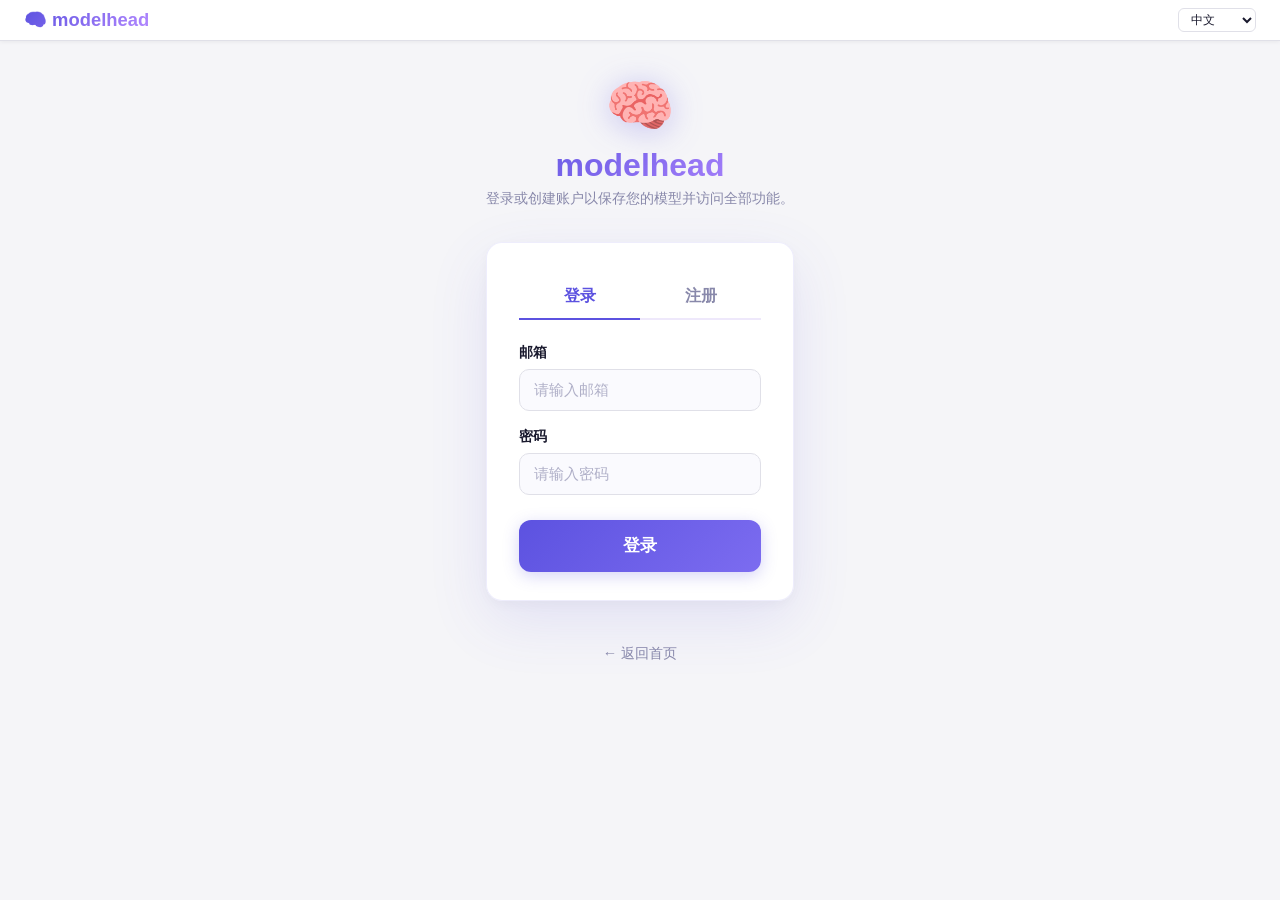
<file: index.html>
<!DOCTYPE html>
<html lang="zh-CN">
<head>
  <meta charset="UTF-8">
  <meta name="viewport" content="width=device-width, initial-scale=1.0">
  <title data-i18n="pageTitleRapid">modelhead - 3D Head Reconstruction (Rapid)</title>
  <link rel="stylesheet" href="css/style.css">
  <link rel="icon" href="data:image/svg+xml,<svg xmlns=%22http://www.w3.org/2000/svg%22 viewBox=%220 0 100 100%22><text y=%22.9em%22 font-size=%2290%22>🧠</text></svg>">
</head>
<body>
  <div class="container">
    <header>
      <h1>modelhead</h1>
      <p class="subtitle" data-i18n="subtitleRapid">Upload a <strong>single front photo</strong> of a person's head and get a 3D-printable STL model back in under a minute.</p>
    </header>

    <main>
      <!-- Set API endpoint for this page -->
      <script>window.API_ENDPOINT = '/reconstruct';</script>

      <div class="card upload-card" id="uploadCard">
        <div class="option-row" id="nameRow">
          <label for="userName" class="name-caption" data-i18n="name">Name:</label>
          <input type="text" id="userName" data-i18n-placeholder="namePlaceholder" placeholder="Please input your name" readonly required>
        </div>

        <h2 data-i18n="uploadTitleRapid">📸 Upload Photo</h2>
        <p class="views-hint" data-i18n="viewHintRapid">Upload a front-facing photo of the person's head.</p>

        <div class="single-view">
          <div class="view-card" data-view="front">
            <div class="view-label"><span data-i18n="viewFront">Front</span> <span class="required-badge" data-i18n="required">Required</span></div>
            <div class="view-upload" data-view="front">
              <div class="view-dropzone" id="dropZoneFront">
                <div class="view-dropzone-content" id="dropContentFront">
                  <div class="view-icon">👤</div>
                  <p class="drop-text" data-i18n="dropText">Click or drag a photo</p>
                </div>
                <div class="view-preview" id="previewFront" style="display:none">
                  <img id="previewImageFront" alt="Front view">
                  <button class="view-change-btn" data-view="front" data-i18n-value="change">Change</button>
                </div>
              </div>
              <input type="file" class="view-file-input" id="fileInputFront" accept="image/jpeg,image/png,image/webp" hidden>
            </div>
          </div>
        </div>

        <div class="options">
          <div class="option-row">
            <label for="scaleMm" data-i18n="maxSize">Max size:</label>
            <input type="range" id="scaleMm" min="30" max="300" value="60">
            <span id="scaleLabel">60 mm</span>
          </div>
          <div class="option-row">
            <label class="checkbox-label">
              <input type="checkbox" id="repair" checked>
              <span data-i18n="repairMesh">Repair mesh (watertight)</span>
            </label>
          </div>
        </div>

        <button class="btn-reconstruct" id="reconstructBtn" disabled>
          <span class="btn-text" data-i18n-value="reconstruct">Reconstruct 3D Model</span>
          <span class="spinner" style="display:none"></span>
        </button>
      </div>

      <div class="card result-card" id="resultCard" style="display:none">
        <h2 data-i18n="result">Result</h2>
        <div class="result-info" id="resultInfo"></div>
        <div class="result-actions">
          <div class="action-row action-row--center">
            <a class="btn-download" id="downloadBtn" data-i18n="downloadStl">⬇ Download STL</a>
            <a class="btn-view" id="viewModelBtn" style="display:none" data-i18n="viewStl">🧊 View STL</a>
            <button class="btn-print" id="printBtn" style="display:none" data-i18n="printToPrinter">🖨️ Send to Printer</button>
            <button class="btn-slice" id="sliceBtn" style="display:none" data-i18n="sliceModel">🔪 Slice to 3MF</button>
            <button class="btn-details" id="modelDetailsBtn" style="display:none" data-i18n="modelDetails">📋 Model Details</button>
          </div>
        </div>
      </div>

    </main>

    <footer>
      <p data-i18n="footerRapid">Powered by <strong>Tencent Hunyuan3D Rapid</strong> — modelhead v1.2</p>
      <p class="status" id="status" data-i18n-value="statusConnecting">Checking server...</p>
    </footer>
  </div>

  <script src="js/config.js"></script>
  <script src="js/api-config.js"></script>
  <script src="js/menu.js"></script>
  <script src="js/i18n.js"></script>
  <script src="js/auth.js"></script>
  <script src="js/app.js"></script>
</body>
</html>
</file>
<file: css/style.css>
:root {
  --bg: #f5f5f8;
  --card-bg: #ffffff;
  --card-border: #e0e0e8;
  --text: #1a1a2e;
  --text-muted: #8888aa;
  --accent: #5c52e0;
  --accent-hover: #4a42cc;
  --success: #4caf50;
  --error: #d32f2f;
  --radius: 12px;
}

* {
  margin: 0;
  padding: 0;
  box-sizing: border-box;
}

body {
  font-family: -apple-system, BlinkMacSystemFont, 'Segoe UI', Roboto, sans-serif;
  background: var(--bg);
  color: var(--text);
  min-height: 100vh;
  display: flex;
  flex-direction: column;
}

.container {
  max-width: 820px;
  margin: 0 auto;
  padding: 2rem 1rem;
  flex: 1;
  display: flex;
  flex-direction: column;
}

header {
  text-align: center;
  margin-bottom: 2rem;
  position: relative;
}

header h1 {
  font-size: 2.5rem;
  font-weight: 800;
  background: linear-gradient(135deg, var(--accent), #b388ff);
  -webkit-background-clip: text;
  -webkit-text-fill-color: transparent;
  background-clip: text;
}

.subtitle {
  color: var(--text-muted);
  margin-top: 0.5rem;
  font-size: 1rem;
}

.subtitle strong {
  color: var(--text);
}

/* Language selector */
.lang-select {
  margin-left: 0.75rem;
  padding: 0.2rem 0.5rem;
  font-size: 0.75rem;
  border: 1px solid var(--card-border);
  border-radius: 6px;
  background: var(--card-bg);
  color: var(--text);
  -webkit-text-fill-color: var(--text);
  cursor: pointer;
  outline: none;
  transition: border-color 0.2s;
  vertical-align: middle;
}

.lang-select:hover,
.lang-select:focus {
  border-color: var(--accent);
}

/* Cards */
.card {
  background: var(--card-bg);
  border: 1px solid var(--card-border);
  border-radius: var(--radius);
  padding: 1.5rem;
  margin-bottom: 1rem;
}

.card h2 {
  font-size: 1.2rem;
  margin-bottom: 0.5rem;
  color: var(--accent);
}

.views-hint {
  font-size: 0.85rem;
  color: var(--text-muted);
  margin-bottom: 1rem;
  line-height: 1.4;
}

/* Badges */
.badge-rapid, .badge-pro {
  font-size: 0.7rem;
  padding: 0.15rem 0.5rem;
  border-radius: 6px;
  font-weight: 600;
  vertical-align: middle;
  color: white;
}
.badge-rapid {
  background: #ff9800;
}
.badge-pro {
  background: #2196f3;
}

/* Nav links */
.nav-links {
  margin-top: 0.5rem;
  font-size: 0.85rem;
}
.nav-links a {
  color: var(--accent);
  text-decoration: none;
}
.nav-links a:hover {
  text-decoration: underline;
}

/* ── Unified Top Navigation Menu ── */
.main-menu {
  display: flex;
  align-items: center;
  gap: 1rem;
  padding: 0.5rem 1.5rem;
  background: var(--card-bg);
  border-bottom: 1px solid var(--card-border);
  position: sticky;
  top: 0;
  z-index: 1000;
  box-shadow: 0 1px 4px rgba(0, 0, 0, 0.06);
}

.menu-brand a {
  font-size: 1.15rem;
  font-weight: 800;
  background: linear-gradient(135deg, var(--accent), #b388ff);
  -webkit-background-clip: text;
  -webkit-text-fill-color: transparent;
  background-clip: text;
  text-decoration: none;
  white-space: nowrap;
}

.menu-nav {
  display: flex;
  gap: 0.25rem;
  flex: 1;
}

.menu-nav-link {
  padding: 0.35rem 0.85rem;
  border-radius: 6px;
  font-size: 0.9rem;
  font-weight: 500;
  color: var(--text);
  text-decoration: none;
  transition: background 0.2s, color 0.2s;
}

.menu-nav-link:hover {
  background: rgba(92, 82, 224, 0.08);
  color: var(--accent);
}

.menu-nav-link.active {
  background: var(--accent);
  color: white;
}

.menu-nav-link.active:hover {
  background: var(--accent-hover);
  color: white;
}

.menu-right {
  display: flex;
  align-items: center;
  gap: 0.75rem;
  flex-shrink: 0;
}

#menuLang .lang-select {
  margin-left: 0;
  font-size: 0.75rem;
  padding: 0.2rem 0.5rem;
  border: 1px solid var(--card-border);
  border-radius: 6px;
  background: var(--card-bg);
  color: var(--text);
  cursor: pointer;
  outline: none;
  transition: border-color 0.2s;
}

#menuLang .lang-select:hover,
#menuLang .lang-select:focus {
  border-color: var(--accent);
}

#menuAuth {
  display: flex;
  align-items: center;
  gap: 0.5rem;
  font-size: 0.85rem;
}

#menuAuth .auth-user {
  font-weight: 500;
  color: var(--text);
  white-space: nowrap;
  max-width: 120px;
  overflow: hidden;
  text-overflow: ellipsis;
}

#menuAuth .auth-btn {
  padding: 0.3rem 0.7rem;
  border-radius: 6px;
  font-size: 0.8rem;
  font-weight: 500;
  cursor: pointer;
  text-decoration: none;
  border: none;
  transition: background 0.2s;
}

#menuAuth .auth-login-btn {
  background: var(--accent);
  color: white;
}

#menuAuth .auth-login-btn:hover {
  background: var(--accent-hover);
}

#menuAuth .auth-logout-btn {
  background: transparent;
  color: var(--text-muted);
  border: 1px solid var(--card-border);
}

#menuAuth .auth-logout-btn:hover {
  background: rgba(211, 47, 47, 0.08);
  color: var(--error);
  border-color: var(--error);
}

/* Hamburger (mobile) */
.menu-hamburger {
  display: none;
  background: none;
  border: none;
  font-size: 1.4rem;
  cursor: pointer;
  color: var(--text);
  padding: 0.2rem 0.5rem;
  line-height: 1;
}

/* Mobile: collapse nav links into hamburger dropdown */
@media (max-width: 600px) {
  .main-menu {
    flex-wrap: wrap;
    padding: 0.5rem 1rem;
  }

  .menu-hamburger {
    display: block;
    order: 2;
  }

  .menu-brand {
    flex: 1;
  }

  .menu-nav {
    display: none;
    order: 3;
    flex-basis: 100%;
    flex-direction: column;
    gap: 0.15rem;
    margin-top: 0.4rem;
    padding-top: 0.4rem;
    border-top: 1px solid var(--card-border);
  }

  .menu-open .menu-nav {
    display: flex;
  }

  .menu-nav-link {
    padding: 0.5rem 0.75rem;
    font-size: 0.95rem;
    border-radius: 4px;
  }

  .menu-right {
    order: 1;
    margin-left: auto;
    gap: 0.4rem;
  }

  #menuAuth .auth-user {
    max-width: 80px;
    font-size: 0.8rem;
  }

  #menuAuth .auth-btn {
    padding: 0.25rem 0.5rem;
    font-size: 0.75rem;
  }
}

.back-link {
  margin-top: 0.75rem;
  text-align: right;
}

.btn-back {
  display: inline-block;
  padding: 0.5rem 1.2rem;
  background: var(--accent);
  color: white;
  text-decoration: none;
  border-radius: 8px;
  font-weight: 600;
  font-size: 0.9rem;
  transition: filter 0.2s;
}

.btn-back:hover {
  filter: brightness(1.1);
}

/* Single view (Rapid mode) */
.single-view {
  display: flex;
  justify-content: center;
  margin-bottom: 1rem;
}
.single-view .view-card {
  max-width: 320px;
  width: 100%;
}

/* View grid — 2x2 layout */
.view-grid, .views-grid {
  display: grid;
  grid-template-columns: 1fr 1fr;
  gap: 1rem;
  margin-bottom: 1rem;
}

.view-card {
  background: #f8f8fc;
  border: 1px solid var(--card-border);
  border-radius: var(--radius);
  padding: 0.75rem;
}

.view-label {
  font-size: 0.85rem;
  font-weight: 600;
  margin-bottom: 0.5rem;
  display: flex;
  align-items: center;
  gap: 0.4rem;
}

.required-badge {
  font-size: 0.7rem;
  background: var(--accent);
  color: white;
  padding: 0.1rem 0.4rem;
  border-radius: 4px;
  font-weight: 500;
}

.optional-badge {
  font-size: 0.7rem;
  background: var(--text-muted);
  color: white;
  padding: 0.1rem 0.4rem;
  border-radius: 4px;
  font-weight: 500;
}

/* View drop zone */
.view-dropzone {
  border: 2px dashed var(--card-border);
  border-radius: 8px;
  padding: 1rem;
  text-align: center;
  cursor: pointer;
  transition: border-color 0.2s, background 0.2s;
  position: relative;
  min-height: 100px;
  display: flex;
  align-items: center;
  justify-content: center;
}

.view-dropzone:hover,
.view-dropzone.drag-over {
  border-color: var(--accent);
  background: rgba(92, 82, 224, 0.05);
}

.view-dropzone .view-icon {
  font-size: 2rem;
  margin-bottom: 0.3rem;
}

.view-dropzone .drop-text {
  font-size: 0.8rem;
  color: var(--text-muted);
}

/* View preview inside drop zone */
.view-preview {
  position: relative;
  width: 100%;
}

.view-preview img {
  max-width: 100%;
  max-height: 120px;
  border-radius: 6px;
  display: block;
  margin: 0 auto;
}

.view-change-btn {
  position: absolute;
  top: 4px;
  right: 4px;
  background: rgba(0,0,0,0.5);
  color: white;
  border: none;
  padding: 0.25rem 0.5rem;
  border-radius: 4px;
  cursor: pointer;
  font-size: 0.7rem;
}

/* Options */
.options {
  margin-top: 0.5rem;
}

.option-row {
  display: flex;
  align-items: center;
  gap: 0.75rem;
  margin-bottom: 0.75rem;
}

.option-row label {
  font-size: 0.9rem;
  min-width: 80px;
}

.name-caption {
  font-size: 1.2rem !important;
  color: var(--accent);
  font-weight: 600;
  min-width: auto !important;
}

#userName {
  flex: 1;
  padding: 0.55rem 0.75rem;
  border: 1px solid var(--card-border);
  border-radius: 8px;
  font-size: 0.95rem;
  font-family: inherit;
  color: var(--text);
  background: var(--card-bg);
  outline: none;
  transition: border-color 0.2s;
}

#userName:focus,
#promptInput:focus {
  border-color: var(--accent);
}

#userName::placeholder,
#promptInput::placeholder {
  color: var(--text-muted);
}

/* Readonly name field — filled from login */
#userName[readonly] {
  background: #e8f5e9;
  color: #2e7d32;
  cursor: default;
  border-color: #a5d6a7;
}

.option-row input[type="range"] {
  flex: 1;
  accent-color: var(--accent);
}

#promptInput {
  flex: 1;
  padding: 0.55rem 0.75rem;
  border: 1px solid var(--card-border);
  border-radius: 8px;
  font-size: 0.95rem;
  font-family: inherit;
  color: var(--text);
  background: var(--card-bg);
  outline: none;
  transition: border-color 0.2s;
}

.checkbox-label {
  display: flex;
  align-items: center;
  gap: 0.5rem;
  cursor: pointer;
  min-width: auto !important;
}

.checkbox-label input[type="checkbox"] {
  accent-color: var(--accent);
  width: 18px;
  height: 18px;
}

/* Button */
.btn-reconstruct {
  width: 100%;
  padding: 0.9rem;
  margin-top: 1rem;
  border: none;
  border-radius: var(--radius);
  background: var(--accent);
  color: white;
  font-size: 1.1rem;
  font-weight: 600;
  cursor: pointer;
  transition: background 0.2s, opacity 0.2s;
  display: flex;
  align-items: center;
  justify-content: center;
  gap: 0.5rem;
}

.btn-reconstruct:hover:not(:disabled) {
  background: var(--accent-hover);
}

.btn-reconstruct:disabled {
  opacity: 0.4;
  cursor: not-allowed;
}

/* Spinner */
.spinner {
  width: 20px;
  height: 20px;
  border: 3px solid rgba(0,0,0,0.1);
  border-top-color: white;
  border-radius: 50%;
  animation: spin 0.8s linear infinite;
}

@keyframes spin {
  to { transform: rotate(360deg); }
}

/* Result */
.result-info {
  font-size: 0.9rem;
  line-height: 1.6;
  margin-bottom: 1rem;
}

.result-info .stat {
  display: flex;
  justify-content: space-between;
  padding: 0.3rem 0;
  border-bottom: 1px solid var(--card-border);
}

.result-actions {
  display: flex;
  gap: 0.75rem;
  margin-bottom: 1rem;
}

.action-row {
  display: flex;
  gap: 0.75rem;
  flex-wrap: wrap;
}

.action-row--center {
  justify-content: center;
}

.btn-download {
  display: inline-block;
  padding: 0.7rem 1.5rem;
  color: white;
  text-decoration: none;
  border-radius: 8px;
  font-weight: 600;
  transition: filter 0.2s;
  background: var(--success);
}

.btn-download:hover {
  filter: brightness(1.1);
}

.btn-view {
  display: inline-block;
  padding: 0.7rem 1.5rem;
  background: var(--accent);
  color: white;
  text-decoration: none;
  border-radius: 8px;
  font-weight: 600;
  transition: filter 0.2s;
}

.btn-view:hover {
  filter: brightness(1.1);
}

.btn-print {
  display: inline-block;
  padding: 0.7rem 1.5rem;
  background: #ff7043;
  color: white;
  border: none;
  border-radius: 8px;
  font-weight: 600;
  font-size: 1rem;
  cursor: pointer;
  transition: filter 0.2s, opacity 0.2s;
  font-family: inherit;
}

.btn-print:hover:not(:disabled) {
  filter: brightness(1.1);
}

.btn-print:disabled {
  opacity: 0.5;
  cursor: not-allowed;
}

.btn-slice {
  display: inline-block;
  padding: 0.7rem 1.5rem;
  background: #7c4dff;
  color: white;
  border: none;
  border-radius: 8px;
  font-weight: 600;
  font-size: 1rem;
  cursor: pointer;
  transition: filter 0.2s, opacity 0.2s;
  font-family: inherit;
}

.btn-slice:hover:not(:disabled) {
  filter: brightness(1.1);
}

.btn-slice:disabled {
  opacity: 0.5;
  cursor: not-allowed;
}

.btn-details {
  display: inline-block;
  padding: 0.7rem 1.5rem;
  background: #26a69a;
  color: white;
  border: none;
  border-radius: 8px;
  font-weight: 600;
  font-size: 1rem;
  cursor: pointer;
  transition: filter 0.2s, opacity 0.2s;
  font-family: inherit;
}

.btn-details:hover:not(:disabled) {
  filter: brightness(1.1);
}

.btn-details:disabled {
  opacity: 0.5;
  cursor: not-allowed;
}


/* Error card */
.error-card {
  border-color: var(--error);
}

.error-card h2 {
  color: var(--error);
}

#errorMessage {
  color: var(--text);
  line-height: 1.5;
}

/* ── Image Enhancement page ───────────────────────────────────────────── */

.enhance-result {
  display: flex;
  gap: 1rem;
  margin-bottom: 1rem;
  flex-wrap: wrap;
}

.enhance-image-panel {
  flex: 1;
  min-width: 240px;
  background: #f8f8fc;
  border: 1px solid var(--card-border);
  border-radius: var(--radius);
  overflow: hidden;
}

.enhance-panel-title {
  font-size: 0.85rem;
  font-weight: 600;
  color: var(--text-muted);
  padding: 0.5rem 0.75rem;
  background: #f0f0f6;
  border-bottom: 1px solid var(--card-border);
  text-align: center;
}

.enhance-image-panel img {
  display: block;
  width: 100%;
  max-height: 400px;
  object-fit: contain;
  padding: 0.75rem;
  background: #ffffff;
}

@media (max-width: 600px) {
  .enhance-result {
    flex-direction: column;
  }
}

/* Footer */
footer {
  text-align: center;
  padding-top: 2rem;
  color: var(--text-muted);
  font-size: 0.85rem;
}

.status {
  margin-top: 0.3rem;
  font-size: 0.8rem;
}

.status.ok { color: var(--success); }
.status.error { color: var(--error); }
.status.loading { color: var(--text-muted); }

/* ============= Viewer page ============= */
.viewer-container { max-width: 960px; }

.upload-card { padding: 1rem 1.5rem; }

.viewer-upload-row {
  display: flex;
  align-items: center;
  gap: 1rem;
  flex-wrap: wrap;
}

.btn-upload {
  display: inline-block;
  padding: 0.65rem 1.2rem;
  background: var(--accent);
  color: white;
  border-radius: 8px;
  font-weight: 600;
  font-size: 0.9rem;
  cursor: pointer;
  transition: background 0.2s;
  user-select: none;
}

.btn-upload:hover { background: var(--accent-hover); }

.file-name {
  font-size: 0.85rem;
  color: var(--text-muted);
  word-break: break-all;
}

.viewer-hint {
  margin-top: 0.5rem;
  font-size: 0.8rem;
  color: var(--text-muted);
}

.viewer-card { padding: 0; overflow: hidden; }

.viewer-toolbar {
  display: flex;
  flex-wrap: wrap;
  gap: 0.5rem;
  padding: 0.75rem 1rem;
  background: #f0f0f6;
  border-bottom: 1px solid var(--card-border);
}

.tool-btn {
  padding: 0.4rem 0.8rem;
  border: 1px solid var(--card-border);
  border-radius: 6px;
  background: white;
  color: var(--text);
  font-size: 0.8rem;
  cursor: pointer;
  transition: all 0.15s;
  white-space: nowrap;
}

.tool-btn:hover {
  border-color: var(--accent);
  background: #f5f3ff;
}

.tool-btn.active {
  background: var(--accent);
  color: white;
  border-color: var(--accent);
}

.viewer-canvas-wrapper {
  position: relative;
  width: 100%;
  min-height: 450px;
  background: #1a1a2e;
}

.viewer-canvas-wrapper canvas {
  display: block;
  width: 100% !important;
  height: 100% !important;
}

.viewer-placeholder {
  position: absolute;
  inset: 0;
  display: flex;
  flex-direction: column;
  align-items: center;
  justify-content: center;
  color: #8888aa;
  pointer-events: none;
}

.viewer-placeholder .placeholder-icon {
  font-size: 3rem;
  margin-bottom: 0.5rem;
  opacity: 0.5;
}

.viewer-placeholder p {
  font-size: 1rem;
}

.info-card { padding: 1rem 1.5rem; }
.info-card h2 { margin-bottom: 0.75rem; }
.info-card .stat {
  display: flex;
  justify-content: space-between;
  padding: 0.35rem 0;
  border-bottom: 1px solid var(--card-border);
  font-size: 0.9rem;
}

.nav-sep { color: var(--text-muted); margin: 0 0.25rem; }

/* Viewer page responsive */
@media (max-width: 600px) {
  .viewer-canvas-wrapper { min-height: 300px; }
  .viewer-toolbar { justify-content: center; }
  .viewer-upload-row { flex-direction: column; align-items: stretch; }
  .btn-upload { text-align: center; }
}

/* Responsive: single column on small screens */
@media (max-width: 600px) {
  .view-grid, .views-grid {
    grid-template-columns: 1fr;
  }

  .lang-select {
    font-size: 0.7rem;
    padding: 0.15rem 0.4rem;
    margin-left: 0.5rem;
    vertical-align: middle;
  }
}

/* ── Auth Navigation (shared across all pages) ─────────────────────────── */

.auth-nav-container {
  margin-top: 0.75rem;
  display: flex;
  align-items: center;
  justify-content: center;
  gap: 0.75rem;
}

.auth-user {
  font-size: 0.9rem;
  font-weight: 600;
  color: var(--text);
  background: #f0f0f6;
  padding: 0.35rem 0.85rem;
  border-radius: 20px;
}

.auth-btn {
  display: inline-block;
  padding: 0.4rem 1rem;
  border-radius: 8px;
  font-size: 0.85rem;
  font-weight: 600;
  text-decoration: none;
  cursor: pointer;
  transition: background 0.2s, filter 0.2s;
  border: none;
  font-family: inherit;
}

.auth-login-btn {
  background: var(--accent);
  color: white;
}

.auth-login-btn:hover {
  filter: brightness(1.1);
}

.auth-logout-btn {
  background: #e0e0e8;
  color: var(--text);
}

.auth-logout-btn:hover {
  background: #d0d0dc;
}

/* ── Auth Page Layout ──────────────────────────────────────────────────── */

.auth-page-container {
  padding: 2rem 1rem;
}

.auth-header {
  text-align: center;
  margin-bottom: 2rem;
}

.auth-brand-icon {
  font-size: 3.5rem;
  margin-bottom: 0.5rem;
  filter: drop-shadow(0 4px 16px rgba(92, 82, 224, 0.3));
  animation: auth-icon-float 3s ease-in-out infinite;
}

@keyframes auth-icon-float {
  0%, 100% { transform: translateY(0); }
  50% { transform: translateY(-6px); }
}

.auth-header h1 {
  font-size: 2rem;
  font-weight: 800;
  background: linear-gradient(135deg, var(--accent), #b388ff);
  -webkit-background-clip: text;
  -webkit-text-fill-color: transparent;
  background-clip: text;
  margin-bottom: 0.25rem;
}

.auth-header .subtitle {
  max-width: 360px;
  margin: 0 auto;
  font-size: 0.9rem;
  line-height: 1.5;
}

.auth-main {
  width: 100%;
  max-width: 420px;
  align-self: center;
}

/* ── Auth Card ─────────────────────────────────────────────────────────── */

.auth-card {
  box-shadow:
    0 20px 60px rgba(92, 82, 224, 0.12),
    0 4px 16px rgba(0, 0, 0, 0.04);
  border: 1px solid rgba(92, 82, 224, 0.1);
  padding: 2rem 2rem 1.75rem;
  border-radius: 16px;
  background: rgba(255, 255, 255, 0.95);
  backdrop-filter: blur(10px);
}

/* Tab switcher */
.auth-tabs {
  display: flex;
  gap: 0;
  margin-bottom: 1.5rem;
  border-bottom: 2px solid #eee8fb;
  position: relative;
}

.auth-tab {
  flex: 1;
  padding: 0.7rem 1rem;
  border: none;
  background: transparent;
  color: var(--text-muted);
  font-size: 1rem;
  font-weight: 600;
  cursor: pointer;
  border-bottom: 2.5px solid transparent;
  margin-bottom: -2px;
  transition: color 0.25s, border-color 0.25s;
  font-family: inherit;
}

.auth-tab:hover {
  color: var(--text);
}

.auth-tab.active {
  color: var(--accent);
  border-bottom-color: var(--accent);
}

/* Form */
.auth-form {
  display: flex;
  flex-direction: column;
  gap: 1.1rem;
}

.form-group {
  display: flex;
  flex-direction: column;
  gap: 0.4rem;
}

.form-group label {
  font-size: 0.85rem;
  font-weight: 600;
  color: var(--text);
}

.form-group input {
  padding: 0.72rem 0.9rem;
  border: 1.5px solid var(--card-border);
  border-radius: 10px;
  font-size: 0.95rem;
  font-family: inherit;
  color: var(--text);
  background: #fafafe;
  outline: none;
  transition: border-color 0.25s, box-shadow 0.25s, background 0.25s;
}

.form-group input:focus {
  border-color: var(--accent);
  box-shadow: 0 0 0 3px rgba(92, 82, 224, 0.1);
  background: var(--card-bg);
}

.form-group input::placeholder {
  color: #b0b0c8;
}

/* Submit button */
.auth-submit-btn {
  width: 100%;
  padding: 0.88rem;
  margin-top: 0.5rem;
  border: none;
  border-radius: 12px;
  background: linear-gradient(135deg, var(--accent) 0%, #7c6cf0 100%);
  color: white;
  font-size: 1.05rem;
  font-weight: 600;
  cursor: pointer;
  transition: transform 0.15s, box-shadow 0.25s, opacity 0.2s;
  display: flex;
  align-items: center;
  justify-content: center;
  gap: 0.5rem;
  font-family: inherit;
  box-shadow: 0 4px 16px rgba(92, 82, 224, 0.25);
}

.auth-submit-btn:hover:not(:disabled) {
  transform: translateY(-1px);
  box-shadow: 0 6px 24px rgba(92, 82, 224, 0.35);
}

.auth-submit-btn:active:not(:disabled) {
  transform: translateY(0);
}

.auth-submit-btn:disabled {
  opacity: 0.4;
  cursor: not-allowed;
}

/* Error message */
.auth-error {
  background: linear-gradient(135deg, #fff0f0, #fce4ec);
  color: var(--error);
  padding: 0.7rem 0.9rem;
  border-radius: 10px;
  font-size: 0.85rem;
  border: 1px solid #f5c6c6;
  animation: auth-shake 0.4s ease-in-out;
}

@keyframes auth-shake {
  0%, 100% { transform: translateX(0); }
  20%, 60% { transform: translateX(-4px); }
  40%, 80% { transform: translateX(4px); }
}

/* Success message */
.auth-success {
  text-align: center;
  padding: 2rem 1rem;
  animation: auth-success-in 0.4s ease-out;
}

@keyframes auth-success-in {
  from { opacity: 0; transform: scale(0.9); }
  to { opacity: 1; transform: scale(1); }
}

.auth-success-icon {
  font-size: 3rem;
  margin-bottom: 0.75rem;
}

.auth-success p {
  font-size: 1rem;
  color: var(--text);
}

/* ── Auth footer link ──────────────────────────────────────────────────── */

.auth-footer-link {
  text-align: center;
  margin-top: 1.75rem;
  font-size: 0.9rem;
}

.auth-footer-link a {
  color: var(--text-muted);
  text-decoration: none;
  transition: color 0.2s;
  padding: 0.4rem 0.8rem;
  border-radius: 8px;
}

.auth-footer-link a:hover {
  color: var(--accent);
  background: rgba(92, 82, 224, 0.06);
}
</file>
<file: css/user-portal.css>
/* ── User Portal Shared Styles ────────────────────────────────────────────── */

/* Profile Container */
.profile-container {
  max-width: 800px;
}

/* Profile Card */
.profile-card {
  padding: 0;
  overflow: hidden;
}

.profile-header {
  display: flex;
  align-items: center;
  gap: 1.5rem;
  padding: 1.5rem;
  background: linear-gradient(135deg, rgba(92, 82, 224, 0.05), rgba(179, 136, 255, 0.05));
  border-bottom: 1px solid var(--card-border);
}

.profile-avatar {
  width: 64px;
  height: 64px;
  border-radius: 50%;
  background: linear-gradient(135deg, var(--accent), #b388ff);
  display: flex;
  align-items: center;
  justify-content: center;
  color: white;
  font-size: 1.5rem;
  font-weight: 700;
  flex-shrink: 0;
}

.profile-info {
  flex: 1;
  min-width: 0;
}

.profile-info h2 {
  margin: 0 0 0.25rem 0;
  font-size: 1.3rem;
  color: var(--text);
}

.profile-email {
  font-size: 0.9rem;
  color: var(--text-muted);
  margin: 0 0 0.5rem 0;
}

.profile-badges {
  display: flex;
  align-items: center;
  gap: 0.75rem;
  flex-wrap: wrap;
}

.platform-badge {
  display: inline-block;
  padding: 0.2rem 0.6rem;
  border-radius: 12px;
  font-size: 0.75rem;
  font-weight: 600;
  text-transform: uppercase;
}

.platform-wechat {
  background: #e8f5e9;
  color: #2e7d32;
}

.platform-web {
  background: #e3f2fd;
  color: #1565c0;
}

.member-since {
  font-size: 0.8rem;
  color: var(--text-muted);
}

/* Profile Stats */
.profile-stats {
  display: flex;
  border-top: 1px solid var(--card-border);
}

.profile-stat {
  flex: 1;
  padding: 1rem;
  text-align: center;
  border-right: 1px solid var(--card-border);
}

.profile-stat:last-child {
  border-right: none;
}

.profile-stat .stat-value {
  font-size: 1.5rem;
  font-weight: 700;
  color: var(--accent);
}

.profile-stat .stat-label {
  font-size: 0.8rem;
  color: var(--text-muted);
  margin-top: 0.25rem;
}

/* Profile Form */
.profile-form {
  display: flex;
  flex-direction: column;
  gap: 1rem;
  margin-top: 1rem;
}

.profile-form .form-group {
  display: flex;
  flex-direction: column;
  gap: 0.4rem;
}

.profile-form .form-group label {
  font-size: 0.85rem;
  font-weight: 600;
  color: var(--text);
}

.profile-form .form-group input {
  padding: 0.65rem 0.9rem;
  border: 1.5px solid var(--card-border);
  border-radius: 10px;
  font-size: 0.95rem;
  font-family: inherit;
  color: var(--text);
  background: #fafafe;
  outline: none;
  transition: border-color 0.25s, box-shadow 0.25s;
}

.profile-form .form-group input:focus {
  border-color: var(--accent);
  box-shadow: 0 0 0 3px rgba(92, 82, 224, 0.1);
}

/* Buttons */
.btn-primary {
  width: 100%;
  padding: 0.75rem;
  border: none;
  border-radius: 12px;
  background: linear-gradient(135deg, var(--accent) 0%, #7c6cf0 100%);
  color: white;
  font-size: 1rem;
  font-weight: 600;
  cursor: pointer;
  transition: transform 0.15s, box-shadow 0.25s, opacity 0.2s;
  display: flex;
  align-items: center;
  justify-content: center;
  gap: 0.5rem;
  font-family: inherit;
  box-shadow: 0 4px 16px rgba(92, 82, 224, 0.25);
}

.btn-primary:hover:not(:disabled) {
  transform: translateY(-1px);
  box-shadow: 0 6px 24px rgba(92, 82, 224, 0.35);
}

.btn-primary:disabled {
  opacity: 0.4;
  cursor: not-allowed;
}

/* Success/Error Messages */
.success-message {
  background: linear-gradient(135deg, #e8f5e9, #c8e6c9);
  color: #2e7d32;
  padding: 0.7rem 0.9rem;
  border-radius: 10px;
  font-size: 0.85rem;
  border: 1px solid #a5d6a7;
}

.error-message {
  background: linear-gradient(135deg, #fff0f0, #fce4ec);
  color: var(--error);
  padding: 0.7rem 0.9rem;
  border-radius: 10px;
  font-size: 0.85rem;
  border: 1px solid #f5c6c6;
}

/* Sessions List */
.sessions-list {
  display: flex;
  flex-direction: column;
  gap: 0.75rem;
  margin-top: 1rem;
}

.session-item {
  display: flex;
  justify-content: space-between;
  align-items: center;
  padding: 1rem;
  background: #f8f8fc;
  border: 1px solid var(--card-border);
  border-radius: 10px;
  transition: border-color 0.2s;
}

.session-item:hover {
  border-color: var(--accent);
}

.session-info {
  flex: 1;
  min-width: 0;
}

.session-id {
  font-weight: 600;
  font-family: 'SF Mono', 'Monaco', 'Consolas', monospace;
  font-size: 0.9rem;
  color: var(--text);
  margin-bottom: 0.25rem;
}

.session-meta {
  display: flex;
  align-items: center;
  gap: 0.75rem;
  flex-wrap: wrap;
  font-size: 0.8rem;
}

.session-status {
  display: inline-block;
  padding: 0.15rem 0.5rem;
  border-radius: 12px;
  font-weight: 600;
  font-size: 0.75rem;
}

.session-status.status-completed {
  background: #e8f5e9;
  color: #2e7d32;
}

.session-status.status-processing {
  background: #fff3e0;
  color: #e65100;
}

.session-status.status-enhanced {
  background: #e3f2fd;
  color: #1565c0;
}

.session-status.status-uploaded {
  background: #f3e5f5;
  color: #7b1fa2;
}

.session-status.status-empty {
  background: #f5f5f5;
  color: #757575;
}

.session-date {
  color: var(--text-muted);
}

.session-files {
  color: var(--text-muted);
}

.session-actions {
  display: flex;
  gap: 0.5rem;
  align-items: center;
  flex-shrink: 0;
}

.btn-sm {
  padding: 0.35rem 0.75rem;
  border-radius: 6px;
  font-size: 0.8rem;
  font-weight: 600;
  text-decoration: none;
  transition: filter 0.2s;
}

.btn-download {
  background: var(--success);
  color: white;
}

.btn-download:hover {
  filter: brightness(1.1);
}

.btn-view {
  background: var(--accent);
  color: white;
}

.btn-view:hover {
  filter: brightness(1.1);
}

.badge-3mf,
.badge-cartoon {
  display: inline-block;
  padding: 0.15rem 0.5rem;
  border-radius: 12px;
  font-size: 0.7rem;
  font-weight: 600;
}

.badge-3mf {
  background: #e8eaf6;
  color: #283593;
}

.badge-cartoon {
  background: #fce4ec;
  color: #c62828;
}

/* Loading/Empty States */
.loading-text,
.empty-text {
  text-align: center;
  color: var(--text-muted);
  padding: 1.5rem;
  font-size: 0.9rem;
}

/* Responsive */
@media (max-width: 600px) {
  .profile-header {
    flex-direction: column;
    text-align: center;
    gap: 1rem;
  }

  .profile-badges {
    justify-content: center;
  }

  .session-item {
    flex-direction: column;
    gap: 0.75rem;
    align-items: flex-start;
  }

  .session-actions {
    width: 100%;
    justify-content: flex-start;
  }
}
</file>
